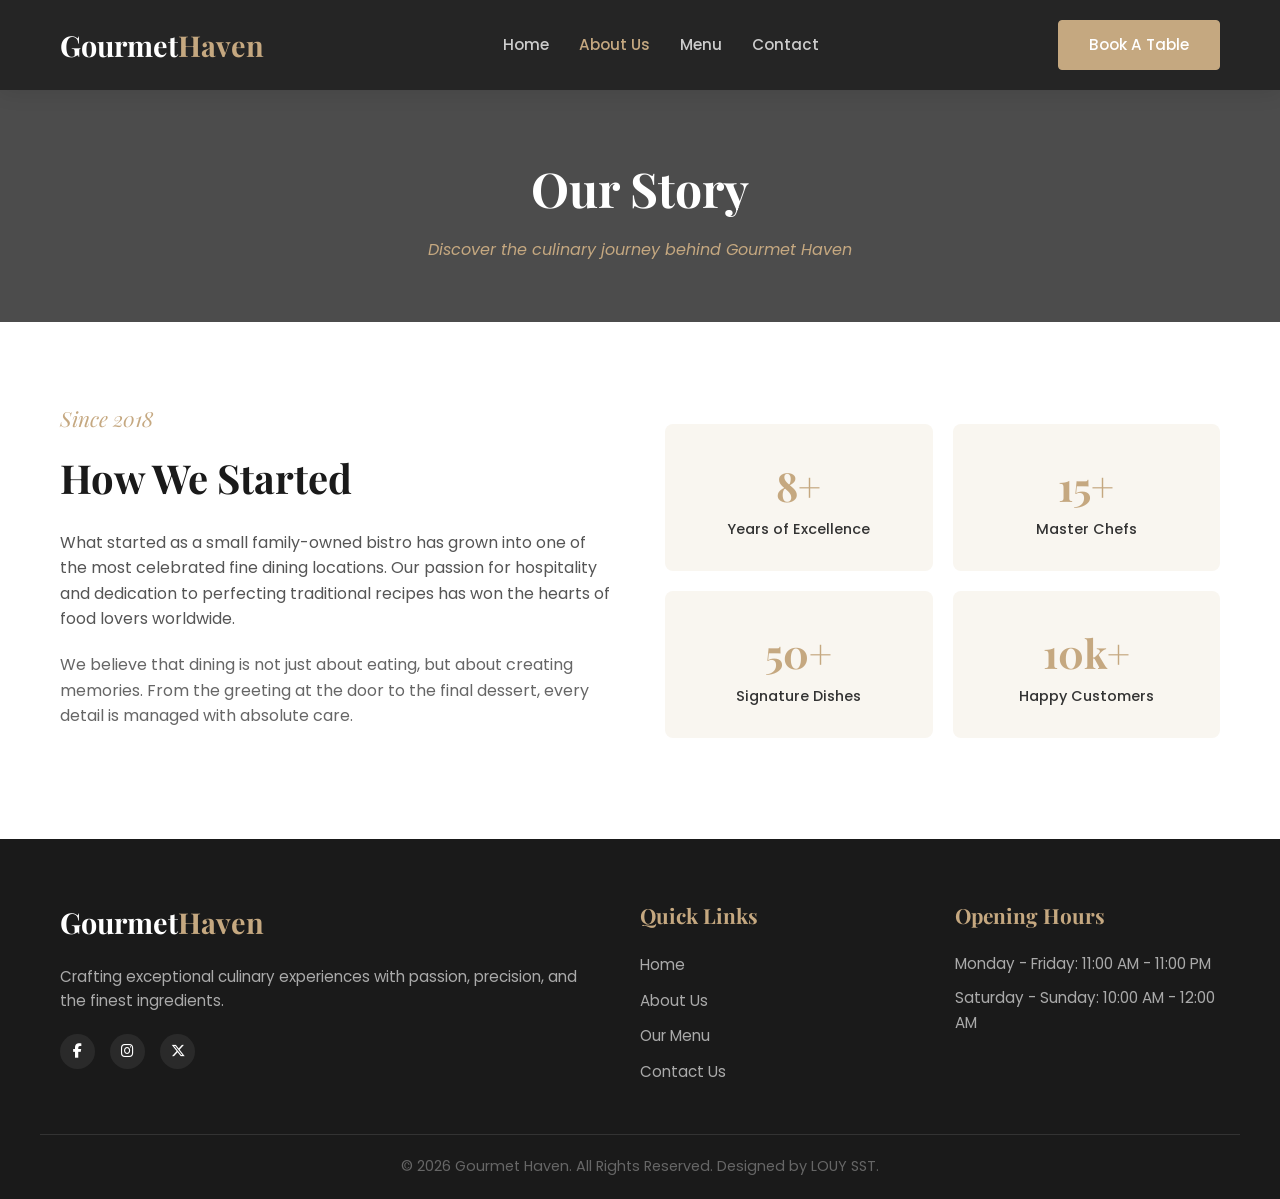
<file: about.html>
<!DOCTYPE html>
<html lang="en">
<head>
    <meta charset="UTF-8">
    <meta name="viewport" content="width=device-width, initial-scale=1.0">
    <meta name="description" content="About Gourmet Haven - Our History, Team, and Culinary Philosophy.">
    <title>About Us | Gourmet Haven</title>
    
    <link rel="preconnect" href="https://fonts.googleapis.com">
    <link rel="preconnect" href="https://fonts.gstatic.com" crossorigin>
    <link href="https://fonts.googleapis.com/css2?family=Playfair+Display:ital,wght@0,400..900;1,400..900&family=Poppins:wght@300;400;500;600;700&display=swap" rel="stylesheet">
    <link rel="stylesheet" href="https://cdnjs.cloudflare.com/ajax/libs/font-awesome/6.4.0/css/all.min.css">
    
    <link rel="stylesheet" href="css/style.css">
</head>
<body>

    <header class="main-header">
        <div class="container header-container">
            <a href="index.html" class="logo">Gourmet<span>Haven</span></a>
            <nav class="navbar" id="navbar">
                <ul class="nav-list">
                    <li><a href="index.html" class="nav-link">Home</a></li>
                    <li><a href="about.html" class="nav-link active">About Us</a></li>
                    <li><a href="menu.html" class="nav-link">Menu</a></li>
                    <li><a href="contact.html" class="nav-link">Contact</a></li>
                </ul>
            </nav>
            <div class="header-actions">
                <a href="contact.html" class="btn btn-primary btn-book">Book A Table</a>
                <button class="mobile-nav-toggle" aria-label="Toggle Menu" id="menuToggle">
                    <i class="fa-solid fa-bars"></i>
                </button>
            </div>
        </div>
    </header>

    <main style="padding-top: 90px;">
        <section class="page-banner" style="background: linear-gradient(rgba(0,0,0,0.7), rgba(0,0,0,0.7)), url('https://images.unsplash.com/photo-1552566626-52f8b828add9?auto=format&fit=crop&w=1920&q=80') no-repeat center center/cover; padding: 60px 0; text-align: center; color: var(--white);">
            <div class="container">
                <h1 style="font-family: var(--font-heading); font-size: 3rem; margin-bottom: 10px;">Our Story</h1>
                <p style="color: var(--primary-color); font-style: italic;">Discover the culinary journey behind Gourmet Haven</p>
            </div>
        </section>

        <section class="about-details section-padding">
            <div class="container grid-2">
                <div class="about-content">
                    <span class="section-tag">Since 2018</span>
                    <h2 class="section-title">How We Started</h2>
                    <p class="section-desc" style="margin-bottom: 20px; color: #555;">What started as a small family-owned bistro has grown into one of the most celebrated fine dining locations. Our passion for hospitality and dedication to perfecting traditional recipes has won the hearts of food lovers worldwide.</p>
                    <p style="color: #666; margin-bottom: 30px;">We believe that dining is not just about eating, but about creating memories. From the greeting at the door to the final dessert, every detail is managed with absolute care.</p>
                </div>
                <div class="about-stats-grid" style="display: grid; grid-template-columns: repeat(2, 1fr); gap: 20px;">
                    <div style="background: var(--light-bg); padding: 30px; text-align: center; border-radius: 8px;">
                        <h3 style="font-family: var(--font-heading); font-size: 2.5rem; color: var(--primary-color);">8+</h3>
                        <p style="font-weight: 500; font-size: 0.9rem;">Years of Excellence</p>
                    </div>
                    <div style="background: var(--light-bg); padding: 30px; text-align: center; border-radius: 8px;">
                        <h3 style="font-family: var(--font-heading); font-size: 2.5rem; color: var(--primary-color);">15+</h3>
                        <p style="font-weight: 500; font-size: 0.9rem;">Master Chefs</p>
                    </div>
                    <div style="background: var(--light-bg); padding: 30px; text-align: center; border-radius: 8px;">
                        <h3 style="font-family: var(--font-heading); font-size: 2.5rem; color: var(--primary-color);">50+</h3>
                        <p style="font-weight: 500; font-size: 0.9rem;">Signature Dishes</p>
                    </div>
                    <div style="background: var(--light-bg); padding: 30px; text-align: center; border-radius: 8px;">
                        <h3 style="font-family: var(--font-heading); font-size: 2.5rem; color: var(--primary-color);">10k+</h3>
                        <p style="font-weight: 500; font-size: 0.9rem;">Happy Customers</p>
                    </div>
                </div>
            </div>
        </section>
    </main>

    <footer class="main-footer">
        <div class="container footer-grid">
            <div class="footer-brand">
                <a href="index.html" class="logo">Gourmet<span>Haven</span></a>
                <p>Crafting exceptional culinary experiences with passion, precision, and the finest ingredients.</p>
                <div class="social-links">
                    <a href="#"><i class="fa-brands fa-facebook-f"></i></a>
                    <a href="#"><i class="fa-brands fa-instagram"></i></a>
                    <a href="#"><i class="fa-brands fa-x-twitter"></i></a>
                </div>
            </div>
            <div class="footer-links">
                <h3>Quick Links</h3>
                <ul>
                    <li><a href="index.html">Home</a></li>
                    <li><a href="about.html">About Us</a></li>
                    <li><a href="menu.html">Our Menu</a></li>
                    <li><a href="contact.html">Contact Us</a></li>
                </ul>
            </div>
            <div class="footer-hours">
                <h3>Opening Hours</h3>
                <p>Monday - Friday: 11:00 AM - 11:00 PM</p>
                <p>Saturday - Sunday: 10:00 AM - 12:00 AM</p>
            </div>
        </div>
        <div class="footer-bottom text-center">
            <p>&copy; 2026 Gourmet Haven. All Rights Reserved. Designed by LOUY SST.</p>
        </div>
    </footer>

    <script src="js/main.js"></script>
</body>
</html>
</file>
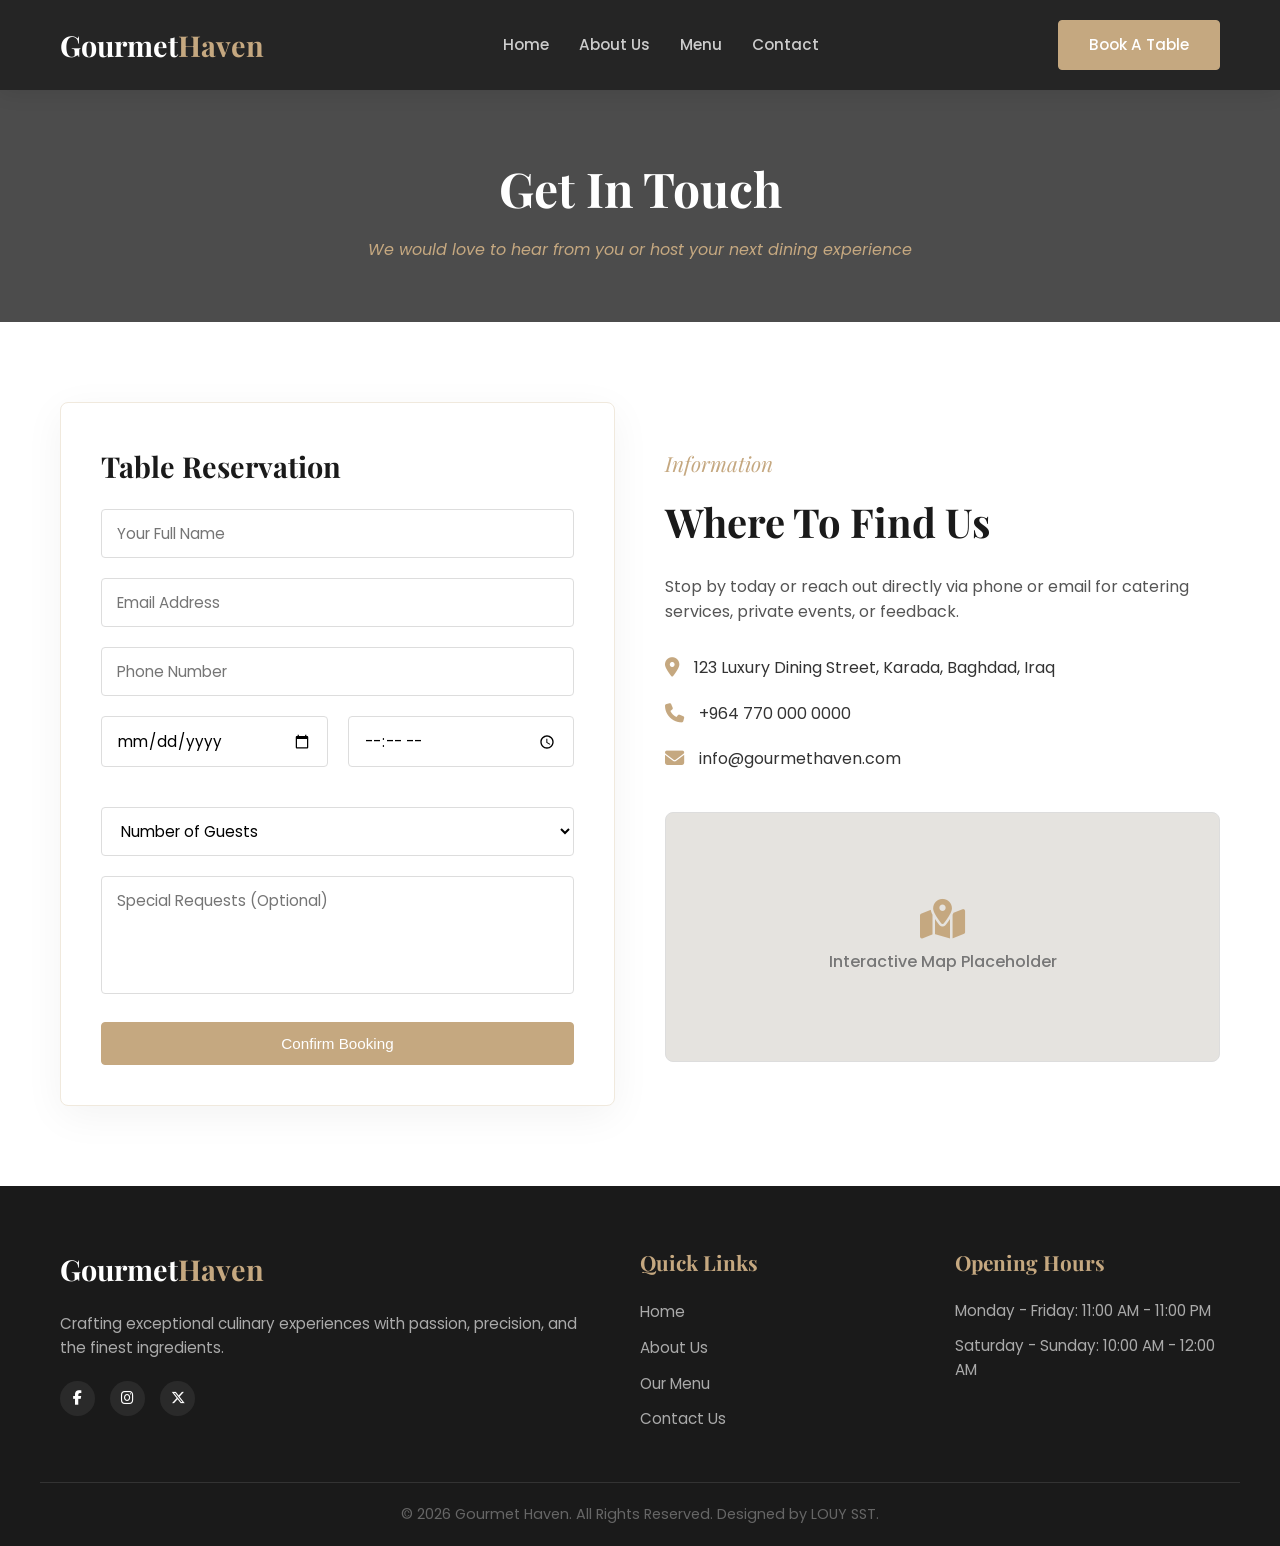
<file: contact.html>
<!DOCTYPE html>
<html lang="en">
<head>
    <meta charset="UTF-8">
    <meta name="viewport" content="width=device-width, initial-scale=1.0">
    <meta name="description" content="Contact Gourmet Haven - Book a table or get in touch with our luxury restaurant team.">
    <title>Contact Us | Gourmet Haven</title>
    
    <link rel="preconnect" href="https://fonts.googleapis.com">
    <link rel="preconnect" href="https://fonts.gstatic.com" crossorigin>
    <link href="https://fonts.googleapis.com/css2?family=Playfair+Display:ital,wght@0,400..900;1,400..900&family=Poppins:wght@300;400;500;600;700&display=swap" rel="stylesheet">
    <link rel="stylesheet" href="https://cdnjs.cloudflare.com/ajax/libs/font-awesome/6.4.0/css/all.min.css">
    
    <link rel="stylesheet" href="css/style.css">
</head>
<body>

    <header class="main-header">
        <div class="container header-container">
            <a href="index.html" class="logo">Gourmet<span>Haven</span></a>
            <nav class="navbar" id="navbar">
                <ul class="nav-list">
                    <li><a href="index.html" class="nav-link">Home</a></li>
                    <li><a href="about.html" class="nav-link">About Us</a></li>
                    <li><a href="menu.html" class="nav-link">Menu</a></li>
                    <li><a href="contact.html" class="nav-link">Contact</a></li>
                </ul>
            </nav>
            <div class="header-actions">
                <a href="contact.html" class="btn btn-primary btn-book">Book A Table</a>
                <button class="mobile-nav-toggle" aria-label="Toggle Menu" id="menuToggle">
                    <i class="fa-solid fa-bars"></i>
                </button>
            </div>
        </div>
    </header>

    <main style="padding-top: 90px;">
        <section class="page-banner" style="background: linear-gradient(rgba(0,0,0,0.7), rgba(0,0,0,0.7)), url('https://images.unsplash.com/photo-1414235077428-338989a2e8c0?auto=format&fit=crop&w=1920&q=80') no-repeat center center/cover; padding: 60px 0; text-align: center; color: var(--white);">
            <div class="container">
                <h1 style="font-family: var(--font-heading); font-size: 3rem; margin-bottom: 10px;">Get In Touch</h1>
                <p style="color: var(--primary-color); font-style: italic;">We would love to hear from you or host your next dining experience</p>
            </div>
        </section>

        <section class="contact-page-content section-padding">
            <div class="container grid-2">
                
                <div class="booking-form-container">
                    <h2 style="font-family: var(--font-heading); font-size: 1.8rem; margin-bottom: 20px; color: var(--secondary-color);">Table Reservation</h2>
                    <form action="#" class="booking-form" onsubmit="event.preventDefault(); alert('Reservation submitted successfully!');">
                        <div class="form-group">
                            <input type="text" placeholder="Your Full Name" required class="form-control">
                        </div>
                        <div class="form-group">
                            <input type="email" placeholder="Email Address" required class="form-control">
                        </div>
                        <div class="form-group">
                            <input type="tel" placeholder="Phone Number" required class="form-control">
                        </div>
                        <div class="form-grid">
                            <div class="form-group">
                                <input type="date" required class="form-control">
                            </div>
                            <div class="form-group">
                                <input type="time" required class="form-control">
                            </div>
                        </div>
                        <div class="form-group">
                            <select class="form-control" required style="background: white;">
                                <option value="" disabled selected>Number of Guests</option>
                                <option value="1">1 Person</option>
                                <option value="2">2 People</option>
                                <option value="3">3 People</option>
                                <option value="4">4+ People</option>
                            </select>
                        </div>
                        <div class="form-group">
                            <textarea placeholder="Special Requests (Optional)" class="form-control" rows="4" style="resize: none;"></textarea>
                        </div>
                        <button type="submit" class="btn btn-primary btn-block">Confirm Booking</button>
                    </form>
                </div>

                <div class="contact-details-wrapper">
                    <span class="section-tag">Information</span>
                    <h2 class="section-title">Where To Find Us</h2>
                    <p class="section-desc" style="color: #555; margin-bottom: 30px;">Stop by today or reach out directly via phone or email for catering services, private events, or feedback.</p>
                    
                    <div class="info-list" style="margin-bottom: 40px;">
                        <div class="info-item">
                            <i class="fa-solid fa-location-dot"></i>
                            <p>123 Luxury Dining Street, Karada, Baghdad, Iraq</p>
                        </div>
                        <div class="info-item">
                            <i class="fa-solid fa-phone"></i>
                            <p>+964 770 000 0000</p>
                        </div>
                        <div class="info-item">
                            <i class="fa-solid fa-envelope"></i>
                            <p>info@gourmethaven.com</p>
                        </div>
                    </div>

                    <div class="map-placeholder" style="width: 100%; height: 250px; background: #e5e3df; border-radius: 8px; display: flex; align-items: center; justify-content: center; color: #777; font-weight: 500; border: 1px solid #ddd;">
                        <div class="text-center">
                            <i class="fa-solid fa-map-location-dot" style="font-size: 2.5rem; color: var(--primary-color); margin-bottom: 10px;"></i>
                            <p>Interactive Map Placeholder</p>
                        </div>
                    </div>
                </div>

            </div>
        </section>
    </main>

    <footer class="main-footer">
        <div class="container footer-grid">
            <div class="footer-brand">
                <a href="index.html" class="logo">Gourmet<span>Haven</span></a>
                <p>Crafting exceptional culinary experiences with passion, precision, and the finest ingredients.</p>
                <div class="social-links">
                    <a href="#"><i class="fa-brands fa-facebook-f"></i></a>
                    <a href="#"><i class="fa-brands fa-instagram"></i></a>
                    <a href="#"><i class="fa-brands fa-x-twitter"></i></a>
                </div>
            </div>
            <div class="footer-links">
                <h3>Quick Links</h3>
                <ul>
                    <li><a href="index.html">Home</a></li>
                    <li><a href="about.html">About Us</a></li>
                    <li><a href="menu.html">Our Menu</a></li>
                    <li><a href="contact.html">Contact Us</a></li>
                </ul>
            </div>
            <div class="footer-hours">
                <h3>Opening Hours</h3>
                <p>Monday - Friday: 11:00 AM - 11:00 PM</p>
                <p>Saturday - Sunday: 10:00 AM - 12:00 AM</p>
            </div>
        </div>
        <div class="footer-bottom text-center">
            <p>&copy; 2026 Gourmet Haven. All Rights Reserved. Designed by LOUY SST.</p>
        </div>
    </footer>

    <script src="js/main.js"></script>
</body>
</html>
</file>
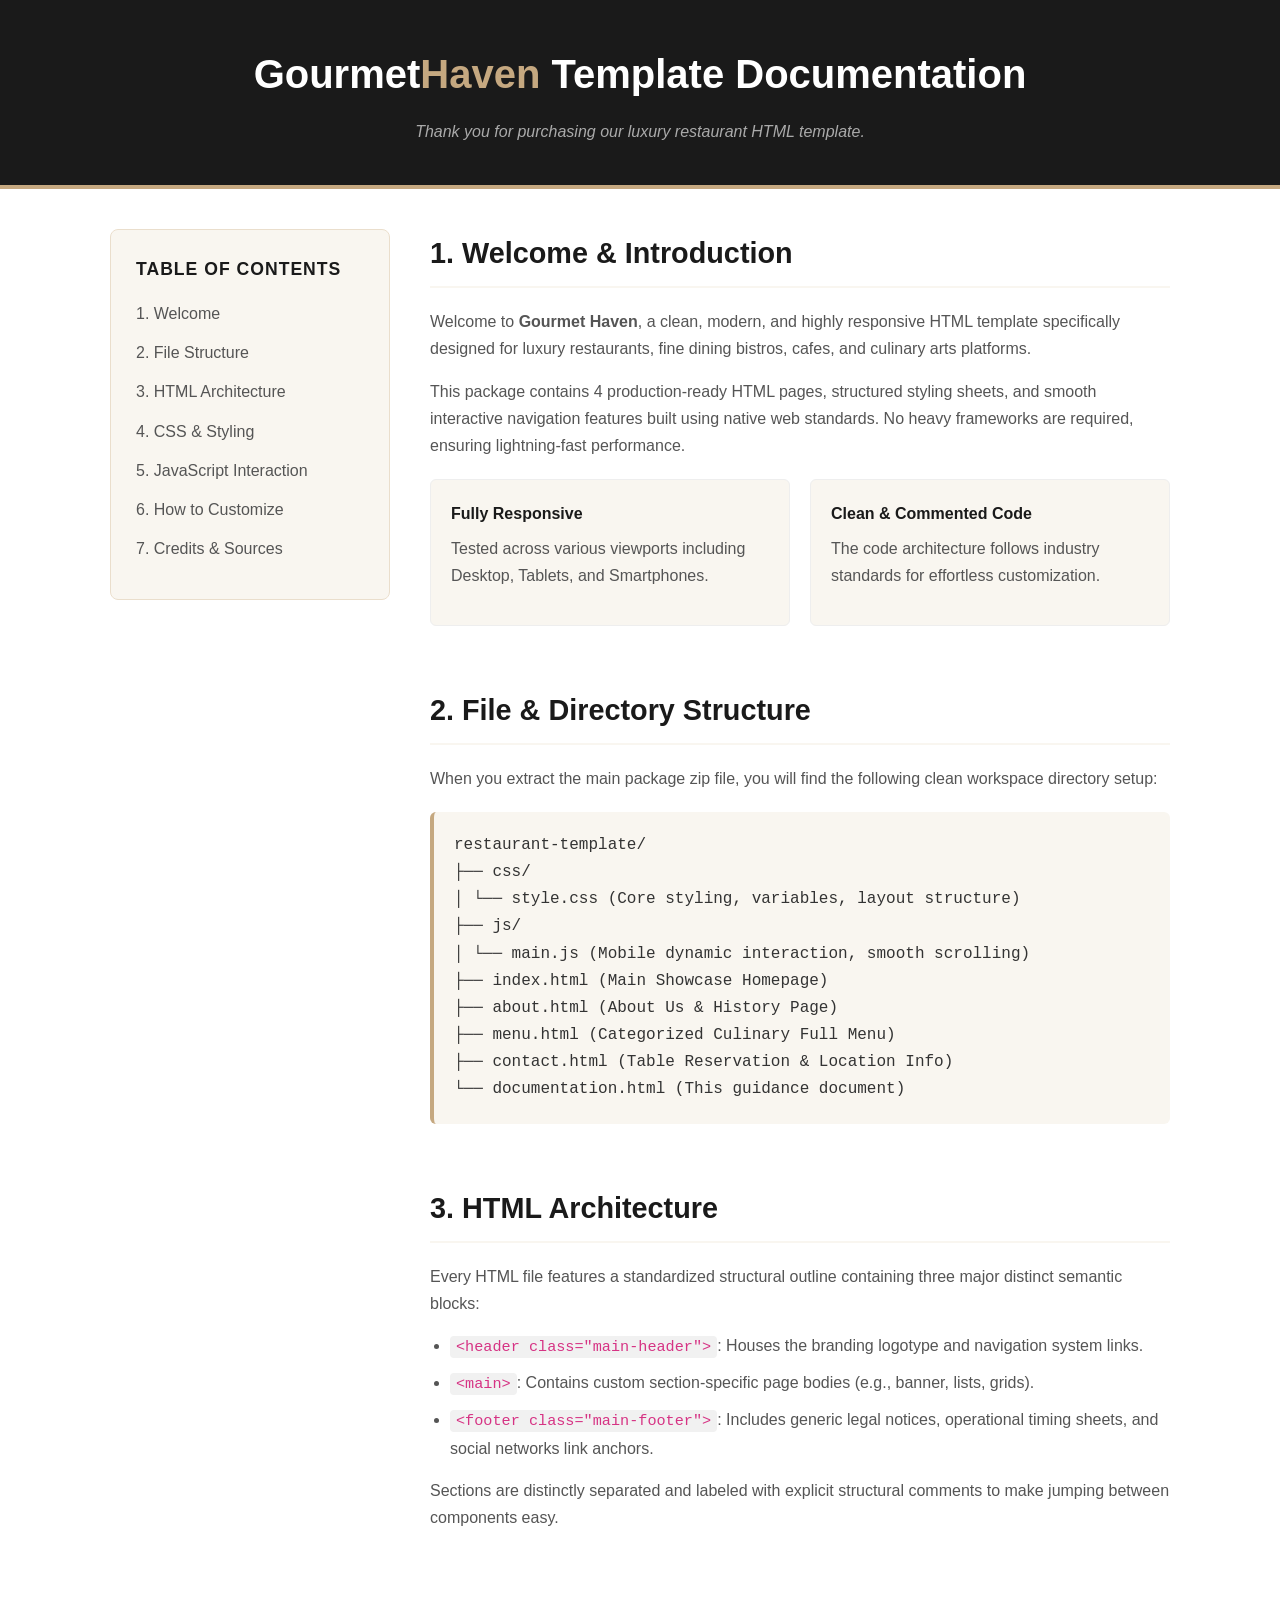
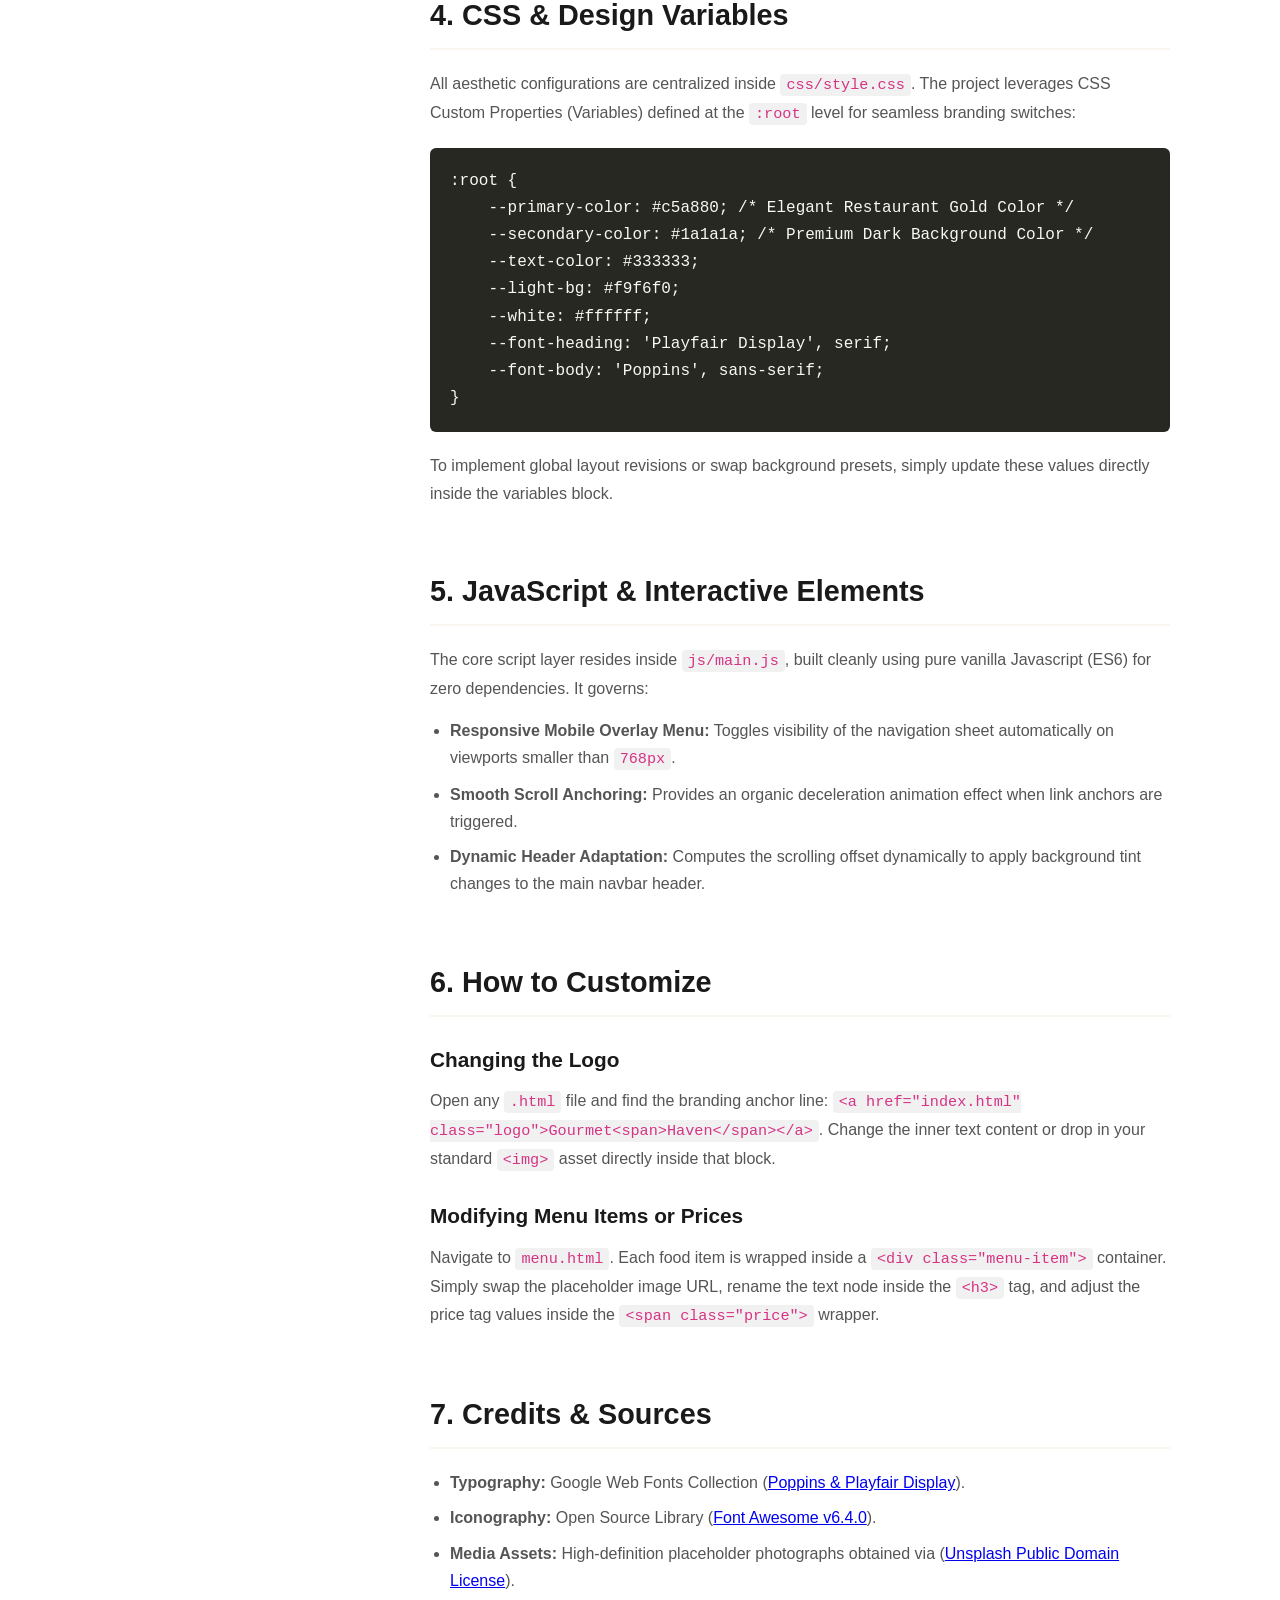
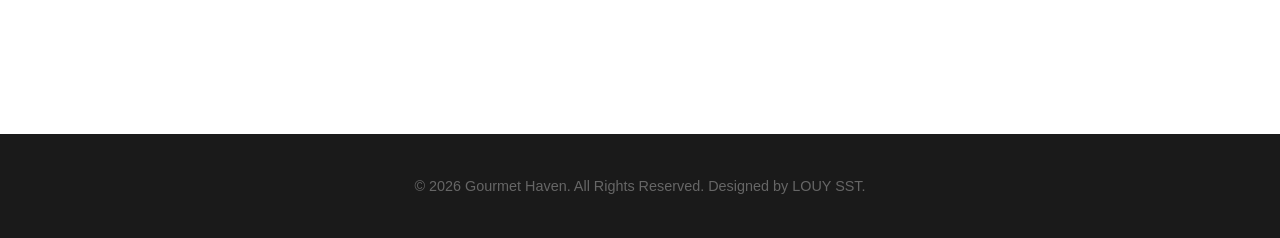
<file: documentation.html>
<!DOCTYPE html>
<html lang="en">
<head>
    <meta charset="UTF-8">
    <meta name="viewport" content="width=device-width, initial-scale=1.0">
    <title>Documentation | Gourmet Haven - Restaurant HTML Template</title>
    <style>
        :root {
            --primary: #c5a880;
            --dark: #1a1a1a;
            --light-bg: #f9f6f0;
            --text: #333;
            --code-bg: #272822;
        }
        * { margin: 0; padding: 0; box-sizing: border-box; }
        body {
            font-family: 'Segoe UI', Tahoma, Geneva, Verdana, sans-serif;
            color: var(--text);
            line-height: 1.7;
            background-color: #fff;
        }
        .header {
            background-color: var(--dark);
            color: #fff;
            padding: 40px 0;
            text-align: center;
            border-bottom: 4px solid var(--primary);
        }
        .header h1 { font-size: 2.5rem; margin-bottom: 10px; font-weight: 600; }
        .header h1 span { color: var(--primary); }
        .header p { color: #aaa; font-style: italic; }
        .container {
            max-width: 1100px;
            margin: 40px auto;
            padding: 0 20px;
            display: grid;
            grid-template-columns: 280px 1fr;
            gap: 40px;
        }
        .sidebar {
            position: sticky;
            top: 40px;
            height: fit-content;
            background: var(--light-bg);
            padding: 25px;
            border-radius: 8px;
            border: 1px solid #eadecc;
        }
        .sidebar h3 { font-size: 1.1rem; margin-bottom: 15px; color: var(--dark); text-transform: uppercase; letter-spacing: 1px; }
        .sidebar ul { list-style: none; }
        .sidebar li { margin-bottom: 12px; }
        .sidebar a { text-decoration: none; color: #555; font-weight: 500; transition: all 0.3s ease; }
        .sidebar a:hover { color: var(--primary); padding-left: 5px; }
        .content section { margin-bottom: 60px; scroll-margin-top: 40px; }
        .content h2 { font-size: 1.8rem; color: var(--dark); margin-bottom: 20px; border-bottom: 2px solid var(--light-bg); padding-bottom: 8px; }
        .content h3 { font-size: 1.3rem; color: var(--dark); margin: 25px 0 10px 0; }
        .content p { margin-bottom: 15px; color: #555; }
        .content ul { margin-left: 20px; margin-bottom: 15px; color: #555; }
        .content li { margin-bottom: 8px; }
        .file-tree {
            background: var(--light-bg);
            padding: 20px;
            border-radius: 6px;
            font-family: 'Courier New', Courier, monospace;
            border-left: 4px solid var(--primary);
            margin: 20px 0;
        }
        code {
            background: #f1f1f1;
            padding: 2px 6px;
            border-radius: 4px;
            font-family: 'Courier New', Courier, monospace;
            font-size: 0.95rem;
            color: #d63384;
        }
        pre {
            background: var(--code-bg);
            color: #f8f8f2;
            padding: 20px;
            border-radius: 6px;
            overflow-x: auto;
            font-family: 'Courier New', Courier, monospace;
            margin: 20px 0;
        }
        .features-grid {
            display: grid;
            grid-template-columns: repeat(2, 1fr);
            gap: 20px;
            margin-top: 20px;
        }
        .feature-box {
            background: var(--light-bg);
            padding: 20px;
            border-radius: 6px;
            border: 1px solid #eee;
        }
        .feature-box h4 { color: var(--dark); margin-bottom: 8px; }
        .footer {
            text-align: center;
            padding: 40px 0;
            background: var(--dark);
            color: #666;
            font-size: 0.9rem;
            margin-top: 80px;
        }
        @media (max-width: 768px) {
            .container { grid-template-columns: 1fr; }
            .sidebar { display: none; }
        }
    </style>
</head>
<body>

    <header class="header">
        <h1>Gourmet<span>Haven</span> Template Documentation</h1>
        <p>Thank you for purchasing our luxury restaurant HTML template.</p>
    </header>

    <div class="container">
        <aside class="sidebar">
            <h3>Table of Contents</h3>
            <ul>
                <li><a href="#welcome">1. Welcome</a></li>
                <li><a href="#structure">2. File Structure</a></li>
                <li><a href="#html">3. HTML Architecture</a></li>
                <li><a href="#css">4. CSS & Styling</a></li>
                <li><a href="#js">5. JavaScript Interaction</a></li>
                <li><a href="#customization">6. How to Customize</a></li>
                <li><a href="#credits">7. Credits & Sources</a></li>
            </ul>
        </aside>

        <main class="content">
            <section id="welcome">
                <h2>1. Welcome & Introduction</h2>
                <p>Welcome to <strong>Gourmet Haven</strong>, a clean, modern, and highly responsive HTML template specifically designed for luxury restaurants, fine dining bistros, cafes, and culinary arts platforms.</p>
                <p>This package contains 4 production-ready HTML pages, structured styling sheets, and smooth interactive navigation features built using native web standards. No heavy frameworks are required, ensuring lightning-fast performance.</p>
                
                <div class="features-grid">
                    <div class="feature-box">
                        <h4>Fully Responsive</h4>
                        <p>Tested across various viewports including Desktop, Tablets, and Smartphones.</p>
                    </div>
                    <div class="feature-box">
                        <h4>Clean & Commented Code</h4>
                        <p>The code architecture follows industry standards for effortless customization.</p>
                    </div>
                </div>
            </section>

            <section id="structure">
                <h2>2. File & Directory Structure</h2>
                <p>When you extract the main package zip file, you will find the following clean workspace directory setup:</p>
                <div class="file-tree">
restaurant-template/<br>
├── css/<br>
│   └── style.css (Core styling, variables, layout structure)<br>
├── js/<br>
│   └── main.js (Mobile dynamic interaction, smooth scrolling)<br>
├── index.html (Main Showcase Homepage)<br>
├── about.html (About Us & History Page)<br>
├── menu.html (Categorized Culinary Full Menu)<br>
├── contact.html (Table Reservation & Location Info)<br>
└── documentation.html (This guidance document)
                </div>
            </section>

            <section id="html">
                <h2>3. HTML Architecture</h2>
                <p>Every HTML file features a standardized structural outline containing three major distinct semantic blocks:</p>
                <ul>
                    <li><code>&lt;header class="main-header"&gt;</code>: Houses the branding logotype and navigation system links.</li>
                    <li><code>&lt;main&gt;</code>: Contains custom section-specific page bodies (e.g., banner, lists, grids).</li>
                    <li><code>&lt;footer class="main-footer"&gt;</code>: Includes generic legal notices, operational timing sheets, and social networks link anchors.</li>
                </ul>
                <p>Sections are distinctly separated and labeled with explicit structural comments to make jumping between components easy.</p>
            </section>

            <section id="css">
                <h2>4. CSS & Design Variables</h2>
                <p>All aesthetic configurations are centralized inside <code>css/style.css</code>. The project leverages CSS Custom Properties (Variables) defined at the <code>:root</code> level for seamless branding switches:</p>
                <pre>
:root {
    --primary-color: #c5a880; /* Elegant Restaurant Gold Color */
    --secondary-color: #1a1a1a; /* Premium Dark Background Color */
    --text-color: #333333;
    --light-bg: #f9f6f0;
    --white: #ffffff;
    --font-heading: 'Playfair Display', serif;
    --font-body: 'Poppins', sans-serif;
}</pre>
                <p>To implement global layout revisions or swap background presets, simply update these values directly inside the variables block.</p>
            </section>

            <section id="js">
                <h2>5. JavaScript & Interactive Elements</h2>
                <p>The core script layer resides inside <code>js/main.js</code>, built cleanly using pure vanilla Javascript (ES6) for zero dependencies. It governs:</p>
                <ul>
                    <li><strong>Responsive Mobile Overlay Menu:</strong> Toggles visibility of the navigation sheet automatically on viewports smaller than <code>768px</code>.</li>
                    <li><strong>Smooth Scroll Anchoring:</strong> Provides an organic deceleration animation effect when link anchors are triggered.</li>
                    <li><strong>Dynamic Header Adaptation:</strong> Computes the scrolling offset dynamically to apply background tint changes to the main navbar header.</li>
                </ul>
            </section>

            <section id="customization">
                <h2>6. How to Customize</h2>
                <h3>Changing the Logo</h3>
                <p>Open any <code>.html</code> file and find the branding anchor line: <code>&lt;a href="index.html" class="logo"&gt;Gourmet&lt;span&gt;Haven&lt;/span&gt;&lt;/a&gt;</code>. Change the inner text content or drop in your standard <code>&lt;img&gt;</code> asset directly inside that block.</p>
                
                <h3>Modifying Menu Items or Prices</h3>
                <p>Navigate to <code>menu.html</code>. Each food item is wrapped inside a <code>&lt;div class="menu-item"&gt;</code> container. Simply swap the placeholder image URL, rename the text node inside the <code>&lt;h3&gt;</code> tag, and adjust the price tag values inside the <code>&lt;span class="price"&gt;</code> wrapper.</p>
            </section>

            <section id="credits">
                <h2>7. Credits & Sources</h2>
                <ul>
                    <li><strong>Typography:</strong> Google Web Fonts Collection (<a href="https://fonts.google.com" target="_blank">Poppins & Playfair Display</a>).</li>
                    <li><strong>Iconography:</strong> Open Source Library (<a href="https://fontawesome.com" target="_blank">Font Awesome v6.4.0</a>).</li>
                    <li><strong>Media Assets:</strong> High-definition placeholder photographs obtained via (<a href="https://unsplash.com" target="_blank">Unsplash Public Domain License</a>).</li>
                </ul>
            </section>
        </main>
    </div>

    <footer class="footer">
        <p>&copy; 2026 Gourmet Haven. All Rights Reserved. Designed by LOUY SST.</p>
    </footer>

</body>
</html>
</file>
<file: css/style.css>
/* ==========================================================================
   1. VARIABLES & RESET STYLE
   ========================================================================== */
:root {
    --primary-color: #c5a880; /* اللون الذهبي الفاخر للمطاعم */
    --secondary-color: #1a1a1a; /* الأسود الداكن للخلفيات */
    --text-color: #333333;
    --light-bg: #f9f6f0;
    --white: #ffffff;
    --font-heading: 'Playfair Display', serif;
    --font-body: 'Poppins', sans-serif;
    --transition: all 0.3s ease;
}

* {
    margin: 0;
    padding: 0;
    box-sizing: border-box;
}

html {
    scroll-behavior: smooth;
}

body {
    font-family: var(--font-body);
    color: var(--text-color);
    line-height: 1.6;
    background-color: var(--white);
}

img {
    max-width: 100%;
    height: auto;
    display: block;
}

a {
    text-decoration: none;
    color: inherit;
    transition: var(--transition);
}

ul {
    list-style: none;
}

.container {
    width: 100%;
    max-width: 1200px;
    margin: 0 auto;
    padding: 0 20px;
}

.section-padding {
    padding: 80px 0;
}

.text-center {
    text-align: center;
}

.mt-4 {
    margin-top: 2rem;
}

/* Utilities Buttons */
.btn {
    display: inline-block;
    padding: 12px 30px;
    border-radius: 4px;
    font-weight: 500;
    font-size: 0.95rem;
    cursor: pointer;
    transition: var(--transition);
}

.btn-primary {
    background-color: var(--primary-color);
    color: var(--white);
    border: 1px solid var(--primary-color);
}

.btn-primary:hover {
    background-color: transparent;
    color: var(--primary-color);
}

.btn-secondary {
    background-color: transparent;
    color: var(--white);
    border: 1px solid var(--white);
}

.btn-secondary:hover {
    background-color: var(--white);
    color: var(--secondary-color);
}

.btn-block {
    display: block;
    width: 100%;
}

/* Section Typography */
.section-tag {
    display: block;
    font-family: var(--font-heading);
    color: var(--primary-color);
    font-style: italic;
    font-size: 1.3rem;
    margin-bottom: 10px;
}

.section-title {
    font-family: var(--font-heading);
    font-size: 2.5rem;
    color: var(--secondary-color);
    margin-bottom: 20px;
    font-weight: 700;
}

/* Layout Grids */
.grid-2 {
    display: grid;
    grid-template-columns: repeat(2, 12fr);
    gap: 50px;
    align-items: center;
}

/* ==========================================================================
   2. HEADER & NAVIGATION
   ========================================================================== */
.main-header {
    position: fixed;
    top: 0;
    left: 0;
    width: 100%;
    background-color: rgba(26, 26, 26, 0.95);
    box-shadow: 0 2px 20px rgba(0,0,0,0.1);
    z-index: 1000;
    padding: 20px 0;
}

.header-container {
    display: flex;
    justify-content: space-between;
    align-items: center;
}

.logo {
    font-family: var(--font-heading);
    font-size: 1.8rem;
    font-weight: 700;
    color: var(--white);
}

.logo span {
    color: var(--primary-color);
}

.nav-list {
    display: flex;
    gap: 30px;
}

.nav-link {
    color: #cccccc;
    font-size: 0.95rem;
    font-weight: 500;
}

.nav-link:hover, .nav-link.active {
    color: var(--primary-color);
}

.header-actions {
    display: flex;
    align-items: center;
    gap: 15px;
}

.mobile-nav-toggle {
    display: none;
    background: transparent;
    border: none;
    color: var(--white);
    font-size: 1.5rem;
    cursor: pointer;
}

/* ==========================================================================
   3. HERO SECTION
   ========================================================================== */
.hero-section {
    height: 100vh;
    background: linear-gradient(rgba(0,0,0,0.6), rgba(0,0,0,0.7)), 
                url('https://images.unsplash.com/photo-1517248135467-4c7edcad34c4?auto=format&fit=crop&w=1920&q=80') no-repeat center center/cover;
    display: flex;
    align-items: center;
    color: var(--white);
    padding-top: 80px;
}

.hero-content {
    max-width: 650px;
}

.hero-content .sub-title {
    font-family: var(--font-heading);
    color: var(--primary-color);
    font-size: 1.5rem;
    font-style: italic;
    margin-bottom: 15px;
    display: block;
}

.hero-content h1 {
    font-family: var(--font-heading);
    font-size: 3.8rem;
    line-height: 1.2;
    margin-bottom: 25px;
}

.hero-content p {
    font-size: 1.1rem;
    color: #dddddd;
    margin-bottom: 35px;
}

.hero-buttons {
    display: flex;
    gap: 20px;
}

/* ==========================================================================
   4. ABOUT SECTION
   ========================================================================== */
.about-image-wrapper {
    position: relative;
    padding-bottom: 50px;
}

.about-img-1 {
    width: 80%;
    border-radius: 8px;
    box-shadow: 0 10px 30px rgba(0,0,0,0.1);
}

.about-img-2 {
    width: 60%;
    position: absolute;
    bottom: 0;
    right: 0;
    border: 8px solid var(--white);
    border-radius: 8px;
    box-shadow: 0 10px 30px rgba(0,0,0,0.15);
}

.about-desc {
    color: #666;
    margin-bottom: 30px;
}

.about-features {
    display: flex;
    flex-direction: column;
    gap: 20px;
}

.feature-item {
    display: flex;
    gap: 20px;
    align-items: flex-start;
}

.feature-item i {
    font-size: 1.8rem;
    color: var(--primary-color);
    background-color: var(--light-bg);
    padding: 15px;
    border-radius: 50%;
}

.feature-item h3 {
    font-size: 1.2rem;
    color: var(--secondary-color);
    margin-bottom: 5px;
}

.feature-item p {
    color: #666666;
    font-size: 0.9rem;
}

/* ==========================================================================
   5. MENU PREVIEW SECTION
   ========================================================================== */
.menu-preview-section {
    background-color: var(--light-bg);
}

.menu-grid {
    display: grid;
    grid-template-columns: repeat(2, 1fr);
    gap: 30px;
    margin-top: 50px;
}

.menu-item {
    background-color: var(--white);
    padding: 20px;
    border-radius: 8px;
    display: flex;
    gap: 20px;
    align-items: center;
    box-shadow: 0 5px 15px rgba(0,0,0,0.02);
    transition: var(--transition);
}

.menu-item:hover {
    transform: translateY(-5px);
    box-shadow: 0 10px 25px rgba(0,0,0,0.08);
}

.menu-item-img img {
    width: 100px;
    height: 100px;
    object-fit: cover;
    border-radius: 8px;
}

.menu-item-info {
    flex: 1;
}

.menu-item-header {
    display: flex;
    justify-content: space-between;
    align-items: center;
    margin-bottom: 8px;
    border-bottom: 1px dashed #dddddd;
    padding-bottom: 5px;
}

.menu-item-header h3 {
    font-family: var(--font-heading);
    font-size: 1.25rem;
    color: var(--secondary-color);
}

.menu-item-header .price {
    color: var(--primary-color);
    font-weight: 600;
    font-size: 1.1rem;
}

.menu-item-info p {
    font-size: 0.9rem;
    color: #666666;
}

/* ==========================================================================
   6. CONTACT & RESERVATION SECTION
   ========================================================================== */
.info-list {
    margin-top: 30px;
    display: flex;
    flex-direction: column;
    gap: 20px;
}

.info-item {
    display: flex;
    align-items: center;
    gap: 15px;
}

.info-item i {
    color: var(--primary-color);
    font-size: 1.2rem;
}

.booking-form-container {
    background-color: var(--white);
    padding: 40px;
    border-radius: 8px;
    box-shadow: 0 10px 40px rgba(0,0,0,0.05);
    border: 1px solid #f0e9dd;
}

.booking-form .form-group {
    margin-bottom: 20px;
}

.booking-form .form-grid {
    display: grid;
    grid-template-columns: repeat(2, 1fr);
    gap: 20px;
    margin-bottom: 20px;
}

.booking-form .form-group margin-bottom {
    margin-bottom: 0;
}

.form-control {
    width: 100%;
    padding: 12px 15px;
    border: 1px solid #dddddd;
    border-radius: 4px;
    font-family: var(--font-body);
    font-size: 0.95rem;
    outline: none;
    transition: var(--transition);
}

.form-control:focus {
    border-color: var(--primary-color);
}

/* ==========================================================================
   7. FOOTER
   ========================================================================== */
.main-footer {
    background-color: var(--secondary-color);
    color: #ffffff;
    padding: 60px 0 20px 0;
}

.footer-grid {
    display: grid;
    grid-template-columns: 2fr 1fr 1fr;
    gap: 50px;
    border-bottom: 1px solid #333333;
    padding-bottom: 40px;
}

.footer-brand p {
    color: #aaaaaa;
    margin: 20px 0;
    font-size: 0.95rem;
}

.social-links {
    display: flex;
    gap: 15px;
}

.social-links a {
    width: 35px;
    height: 35px;
    background-color: #2a2a2a;
    display: flex;
    align-items: center;
    justify-content: center;
    border-radius: 50%;
    font-size: 0.9rem;
}

.social-links a:hover {
    background-color: var(--primary-color);
    color: var(--white);
}

.footer-links h3, .footer-hours h3 {
    font-family: var(--font-heading);
    font-size: 1.3rem;
    margin-bottom: 20px;
    color: var(--primary-color);
}

.footer-links ul flex-direction {
    display: flex;
    flex-direction: column;
    gap: 12px;
}

.footer-links li {
    margin-bottom: 10px;
}

.footer-links a {
    color: #aaaaaa;
    font-size: 0.95rem;
}

.footer-links a:hover {
    color: var(--primary-color);
    padding-left: 5px;
}

.footer-hours p {
    color: #aaaaaa;
    margin-bottom: 10px;
    font-size: 0.95rem;
}

.footer-bottom {
    padding-top: 20px;
    color: #666666;
    font-size: 0.9rem;
}

/* ==========================================================================
   8. RESPONSIVE MEDIA QUERIES (ThemeForest Requirement)
   ========================================================================== */
@media (max-width: 992px) {
    .grid-2, .footer-grid {
        grid-template-columns: 1fr;
        gap: 40px;
    }
    .hero-content h1 {
        font-size: 2.8rem;
    }
    .about-image-wrapper {
        padding-bottom: 0;
        margin-bottom: 40px;
    }
    .about-img-1 {
        width: 100%;
    }
    .about-img-2 {
        display: none; /* إخفاء الصورة المتداخلة على التابلت لتناسق المظهر */
    }
}

@media (max-width: 768px) {
    .main-header {
        padding: 15px 0;
    }
    .nav-list {
        display: none; /* سيتم تفعيل القائمة الجانبية عبر الموبايل بالـ JS لاحقاً */
    }
    .mobile-nav-toggle {
        display: block;
    }
    .btn-book {
        display: none; /* إخفاء زر الحجز السريع في الموبايل من الهيدر لعدم الازدحام */
    }
    .menu-grid {
        grid-template-columns: 1fr;
    }
    .booking-form .form-grid {
        grid-template-columns: 1fr;
        gap: 0;
    }
    .booking-form .form-grid .form-group {
        margin-bottom: 20px;
    }
}/* تنسيقات إضافية لظهور القائمة وتناسقها في الموبايل عند التفعيل */
@media (max-width: 768px) {
    /* عندما يضيف الجافا سكريبت كلاس active، نقوم بإظهار النوافذ وتنسيقها */
    .navbar.active {
        display: block !important;
        position: absolute;
        top: 100%;
        left: 0;
        width: 100%;
        background-color: rgba(26, 26, 26, 0.98);
        padding: 20px;
        border-top: 1px solid #333333;
        box-shadow: 0 10px 20px rgba(0,0,0,0.3);
    }

    .navbar.active .nav-list {
        display: flex !important;
        flex-direction: column;
        gap: 20px;
        text-align: center;
    }

    .navbar.active .nav-link {
        font-size: 1.1rem;
        display: block;
        padding: 10px 0;
        border-bottom: 1px solid rgba(255, 255, 255, 0.05);
    }
    
    .navbar.active .nav-list li:last-child .nav-link {
        border-bottom: none; /* إزالة الخط السفلي من آخر عنصر */
    }
}
</file>
